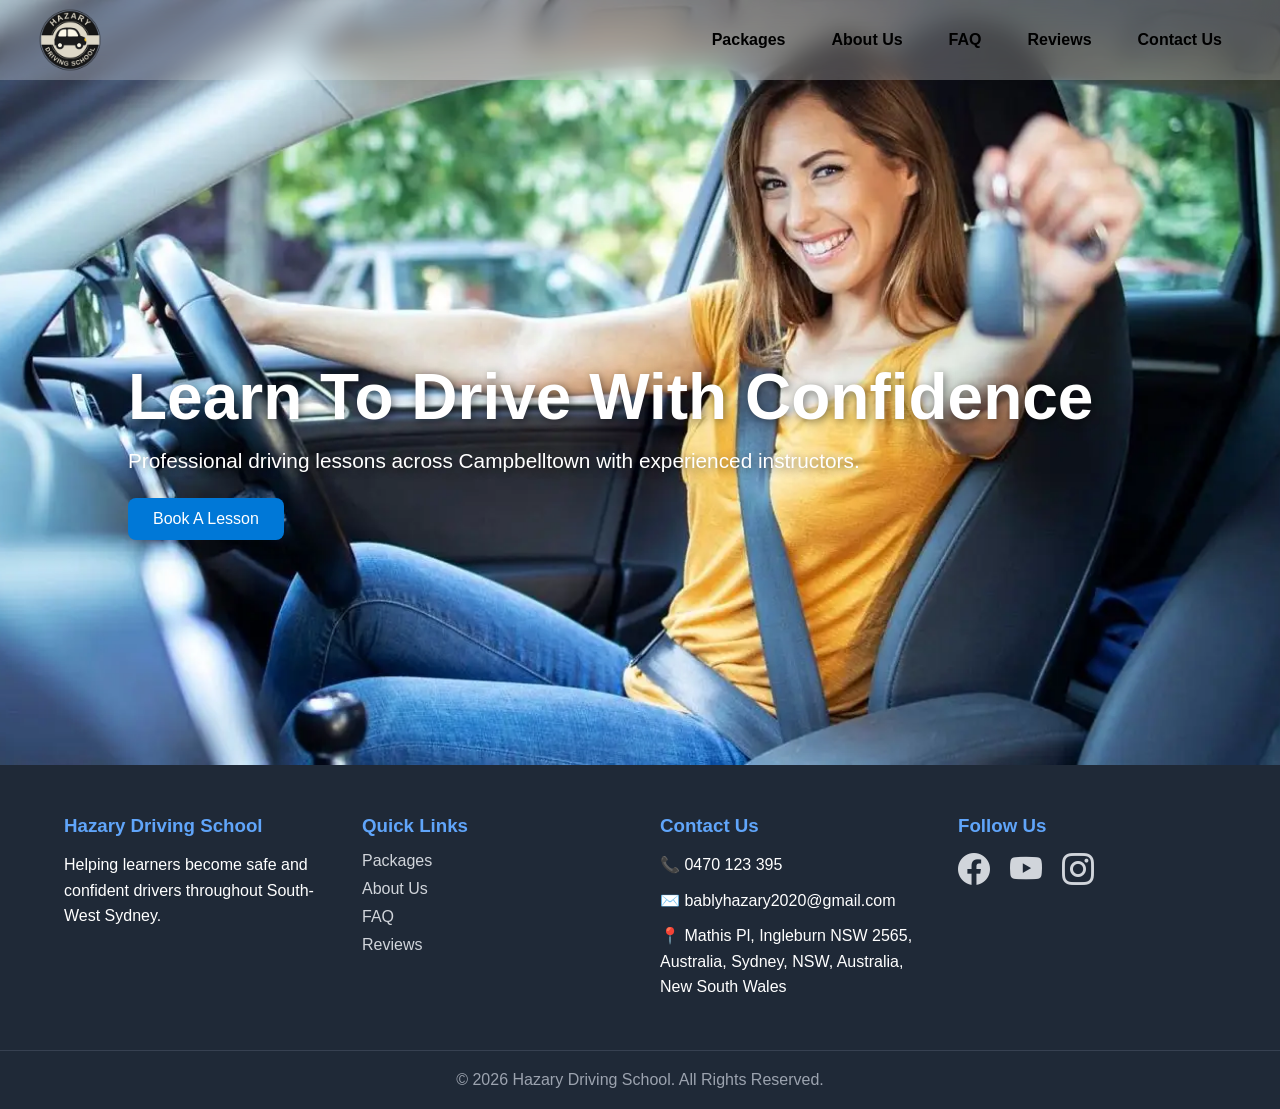
<file: index.html>
<!DOCTYPE html>
<html lang="en">

<head>
    <link rel="stylesheet" href="style.css">
    <link rel="stylesheet" href="https://cdn.jsdelivr.net/npm/bootstrap-icons/font/bootstrap-icons.css">
    <meta charset="UTF-8">
    <meta name="viewport" content="width=device-width, initial-scale=1.0">
    <title>Hazary Driving School</title>
   
</head>

<body>

<header>

    <div class="logo">
        <a href="index.html">
            <img src="logo.png" alt="Hazary Driving School Logo">
        </a>
    </div>

    <nav class="tab">
        <a href="packages.html" class="heading">Packages</a>
        <a href="aboutUs.html" class="heading">About Us</a>
        <a href="faq.html" class="heading">FAQ</a>
        <a href="reviews.html" class="heading">Reviews</a>
        <a href="contactUs.html" class="heading">Contact Us</a>
    </nav>

  

</header>
  <img class="homePic" src="driving-school.png" alt="Hazary Driving School Home Page Picture" title="Hazary Driving School Home Page Picture">

    <div class="homePic-text">
        <h1>Learn To Drive With Confidence</h1>
        <p>Professional driving lessons across Campbelltown with experienced instructors.</p>
        <a href="packages.html" class="button">Book A Lesson</a>
    </div>

 <footer>
    <div class="footer-container">

        <div class="footer-section">
            <h3>Hazary Driving School</h3>
            <p>Helping learners become safe and confident drivers throughout South-West Sydney.</p>
        </div>

        <div class="footer-section">
            <h3>Quick Links</h3>
            <ul>
                <li><a href="packages.html">Packages</a></li>
                <li><a href="aboutUs.html">About Us</a></li>
                <li><a href="faq.html">FAQ</a></li>
                <li><a href="reviews.html">Reviews</a></li>
            </ul>
        </div>

        <div class="footer-section">
            <h3>Contact Us</h3>
            <p>📞 0470 123 395</p>
            <p>✉️ bablyhazary2020@gmail.com</p>
            <p>📍 Mathis Pl, Ingleburn NSW 2565, Australia, Sydney, NSW, Australia, New South Wales</p>
        </div>

        <div class="footer-section">
            <h3>Follow Us</h3>
            <div class="follow">
            <a href="https://www.facebook.com/p/Hazary-Driving-School-100083281213725/"><i class="bi bi-facebook"></i></a>
            <a href="https://www.youtube.com/@HazaryDrivingSchool"><i class="bi bi-youtube"></i></a>
            <a href="https://www.instagram.com"><i class="bi bi-instagram"></i></a>
            </div>
            
        </div>

    </div>

    <div class="footer-bottom">
        <p>&copy; 2026 Hazary Driving School. All Rights Reserved.</p>
    </div>
    
</footer>

</body>

</html>
</file>
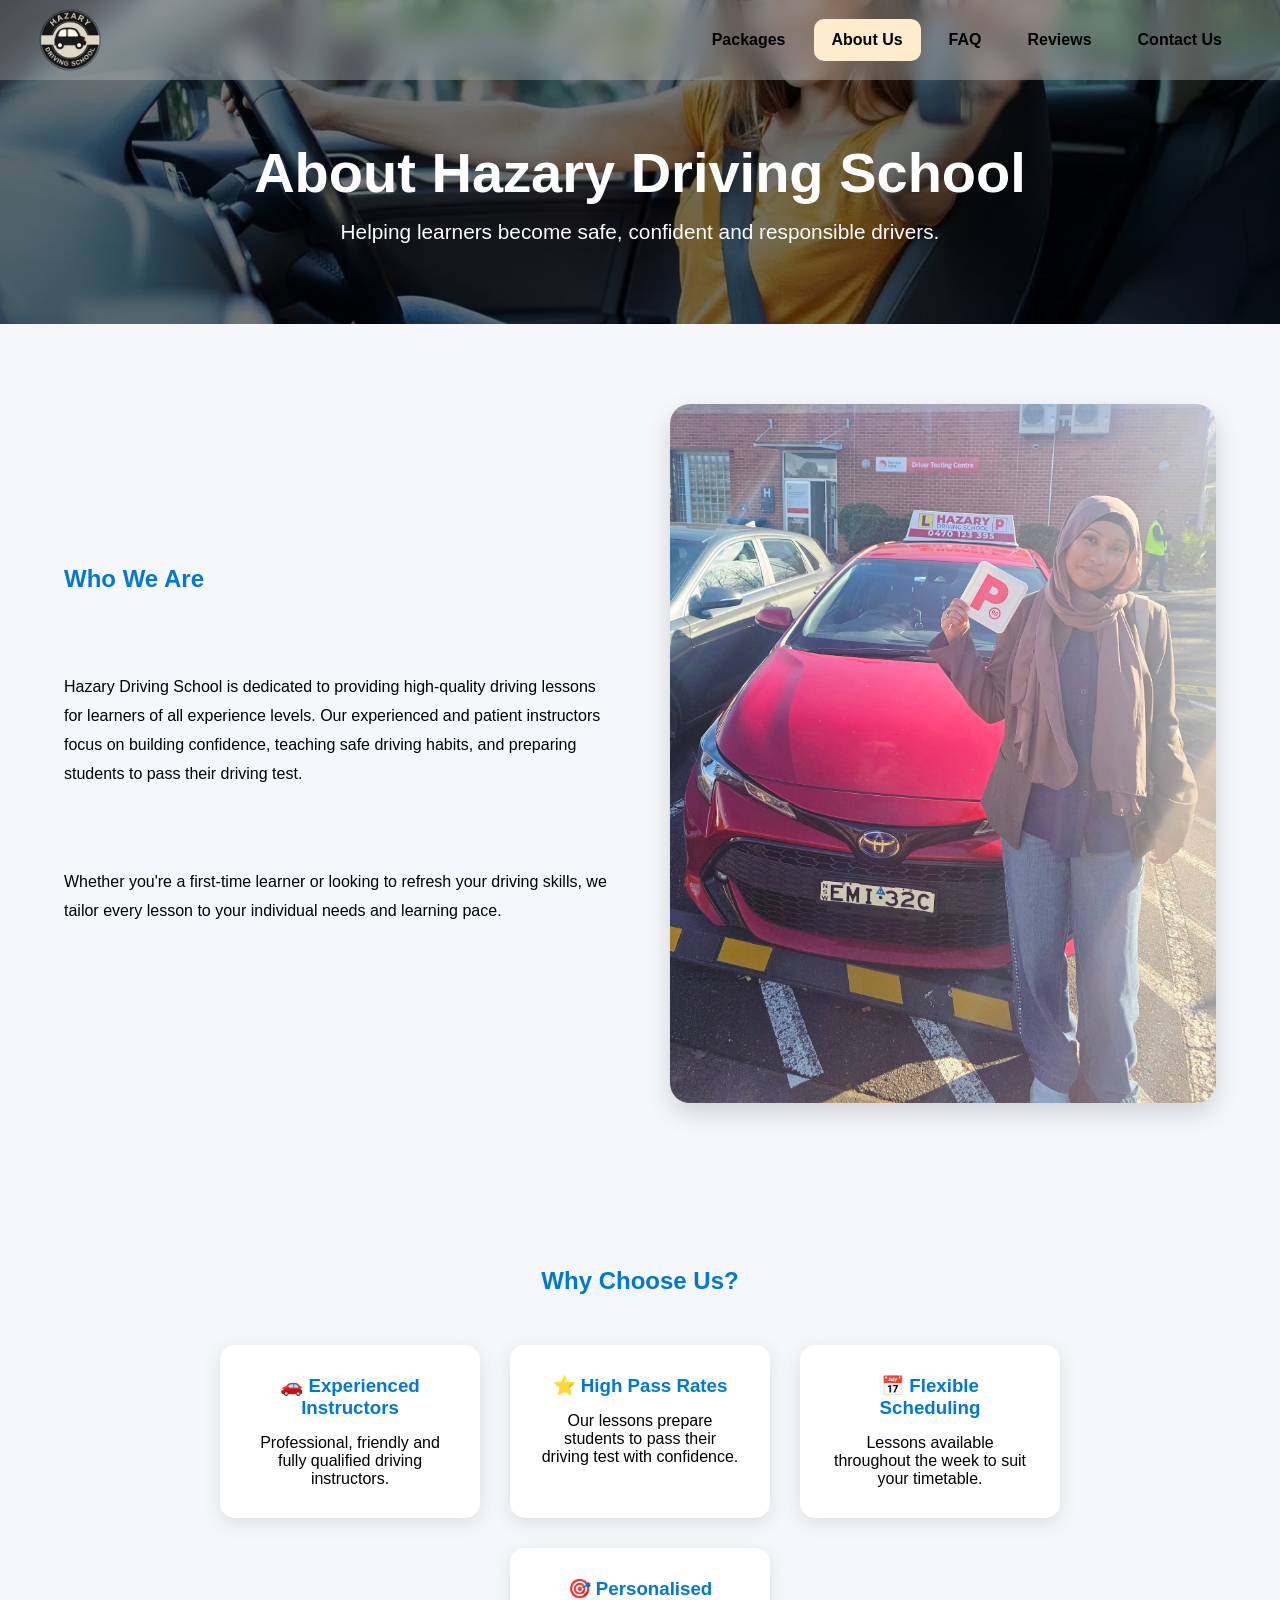
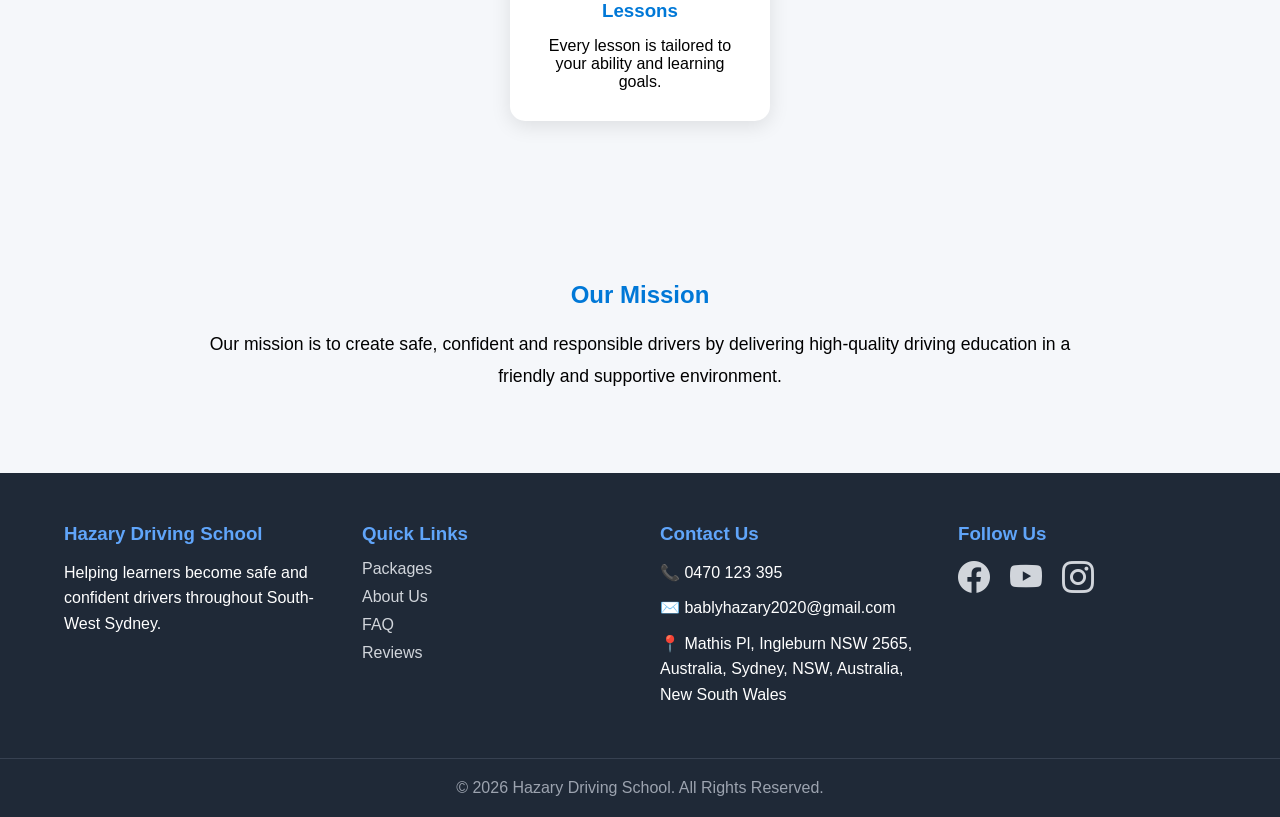
<file: aboutUs.html>
<!DOCTYPE html>
<html lang="en">
<head>
    <meta charset="UTF-8">
    <meta name="viewport" content="width=device-width, initial-scale=1.0">
    <link rel="stylesheet" href="style.css">
    <link rel="stylesheet" href="https://cdn.jsdelivr.net/npm/bootstrap-icons/font/bootstrap-icons.css">
    <title>About Us</title>
</head>
<body>
    <header>

    <div class="logo">
        <a href="index.html">
            <img src="logo.png" alt="Hazary Driving School Logo">
        </a>
    </div>

    <nav class="tab">
        <a href="packages.html" class="heading">Packages</a>
        <a href="aboutUs.html" class="heading active">About Us</a>
        <a href="faq.html" class="heading">FAQ</a>
        <a href="reviews.html" class="heading">Reviews</a>
        <a href="contactUs.html" class="heading">Contact Us</a>
    </nav>
    </header>
  <div class="about-text">
    <h1>About Hazary Driving School</h1>
    <p>Helping learners become safe, confident and responsible drivers.</p>
</div>

<div class="about-section">

    <div class="about-section">
        <h2>Who We Are</h2>

        <p>
            Hazary Driving School is dedicated to providing high-quality driving
            lessons for learners of all experience levels. Our experienced and
            patient instructors focus on building confidence, teaching safe driving
            habits, and preparing students to pass their driving test.
        </p>

        <p>
            Whether you're a first-time learner or looking to refresh your driving
            skills, we tailor every lesson to your individual needs and learning
            pace.
        </p>
    </div>

    <div class="about-image">
        <img src="student.jpg" alt="Student passing her driving test" title="Student passing her driving test">
    </div>

</div>

<div class="why-us">

    <h2>Why Choose Us?</h2>

    <div class="features">

        <div class="feature-card">
            <h3>🚗 Experienced Instructors</h3>
            <p>Professional, friendly and fully qualified driving instructors.</p>
        </div>

        <div class="feature-card">
            <h3>⭐ High Pass Rates</h3>
            <p>Our lessons prepare students to pass their driving test with confidence.</p>
        </div>

        <div class="feature-card">
            <h3>📅 Flexible Scheduling</h3>
            <p>Lessons available throughout the week to suit your timetable.</p>
        </div>

        <div class="feature-card">
            <h3>🎯 Personalised Lessons</h3>
            <p>Every lesson is tailored to your ability and learning goals.</p>
        </div>

    </div>

</div>

<div class="instructors">

    <h2>Our Mission</h2>

    <p>
        Our mission is to create safe, confident and responsible drivers by
        delivering high-quality driving education in a friendly and supportive
        environment.
    </p>

</div>


  <footer>
    <div class="footer-container">

        <div class="footer-section">
            <h3>Hazary Driving School</h3>
            <p>Helping learners become safe and confident drivers throughout South-West Sydney.</p>
        </div>

        <div class="footer-section">
            <h3>Quick Links</h3>
            <ul>
                <li><a href="packages.html">Packages</a></li>
                <li><a href="aboutUs.html">About Us</a></li>
                <li><a href="faq.html">FAQ</a></li>
                <li><a href="reviews.html">Reviews</a></li>
            </ul>
        </div>

        <div class="footer-section">
            <h3>Contact Us</h3>
            <p>📞 0470 123 395</p>
            <p>✉️ bablyhazary2020@gmail.com</p>
            <p>📍 Mathis Pl, Ingleburn NSW 2565, Australia, Sydney, NSW, Australia, New South Wales</p>
        </div>

        <div class="footer-section">
            <h3>Follow Us</h3>
            <div class="follow">
            <a href="https://www.facebook.com/p/Hazary-Driving-School-100083281213725/"><i class="bi bi-facebook"></i></a>
            <a href="https://www.youtube.com/@HazaryDrivingSchool"><i class="bi bi-youtube"></i></a>
            <a href="https://www.instagram.com"><i class="bi bi-instagram"></i></a>
            </div>
            
        </div>

    </div>

    <div class="footer-bottom">
        <p>&copy; 2026 Hazary Driving School. All Rights Reserved.</p>
    </div>
    
</footer>
</body>
</html>
</file>
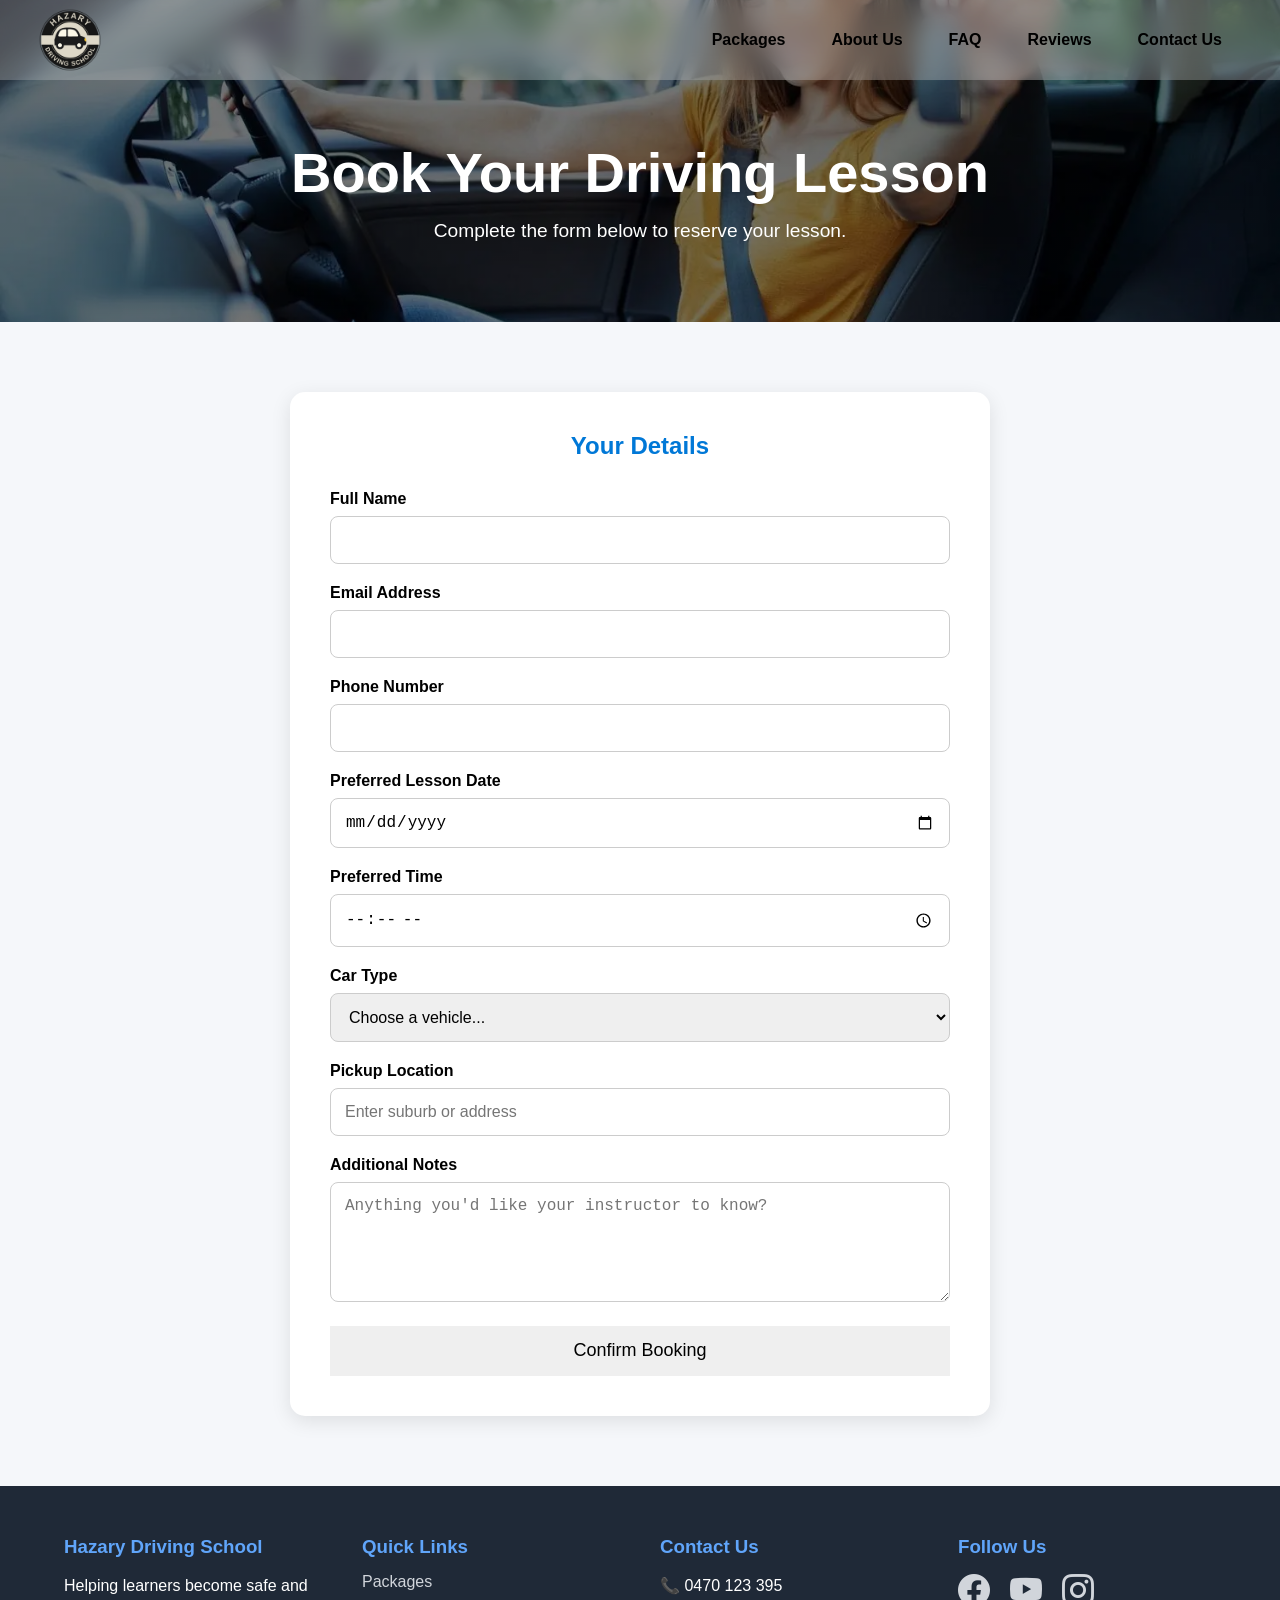
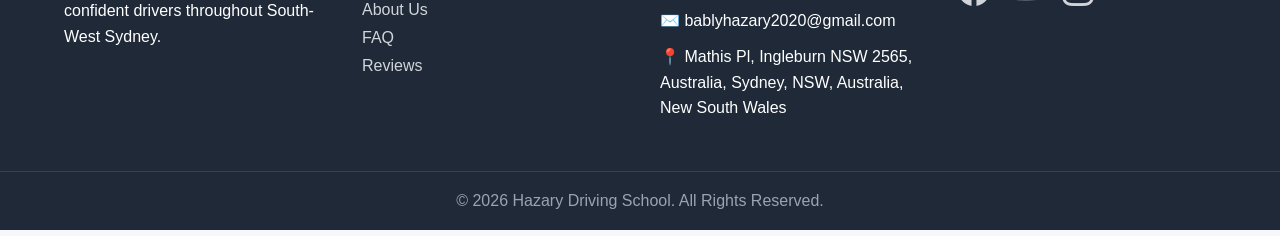
<file: bookings.html>
<!DOCTYPE html>
<html lang="en">
<head>
    <link rel="stylesheet" href="style.css">
    <link rel="stylesheet" href="https://cdn.jsdelivr.net/npm/bootstrap-icons/font/bootstrap-icons.css">

    <meta charset="UTF-8">
    <meta name="viewport" content="width=device-width, initial-scale=1.0">
    <title>Booking</title>

</head>
<body>
    <header>

    <div class="logo">
        <a href="index.html">
            <img src="logo.png" alt="Hazary Driving School Logo">
        </a>
    </div>

    <nav class="tab">
        <a href="packages.html" class="heading">Packages</a>
        <a href="aboutUs.html" class="heading">About Us</a>
        <a href="faq.html" class="heading">FAQ</a>
        <a href="reviews.html" class="heading">Reviews</a>
        <a href="contactUs.html" class="heading">Contact Us</a>
    </nav>

  

</header>

    <div class="booking">
    <h1>Book Your Driving Lesson</h1>
    <p>Complete the form below to reserve your lesson.</p>
</div>

<div class="booking-container">

    <form class="booking-form" id="bookingForm" action="confirmation.html">

        <h2>Your Details</h2>

        <label>Full Name</label>
        <input type="text" required>

        <label>Email Address</label>
        <input type="email" required>

        <label>Phone Number</label>
        <input type="tel" id="phone" required>

        <label>Preferred Lesson Date</label>
        <input type="date" id="appointment" required>

        <label>Preferred Time</label>
        <input type="time" required>

        <label>Car Type</label>
        <select required>
            <option value="">Choose a vehicle...</option>
            <option>Automatic</option>
            <option>Manual</option>
        </select>

        <label>Pickup Location</label>
        <input type="text" placeholder="Enter suburb or address" required>

        <label>Additional Notes</label>
        <textarea rows="5" placeholder="Anything you'd like your instructor to know?"></textarea>

        <button class="btn" type="submit">
            Confirm Booking
        </button>

    </form>

</div>
<script src="booking-form.js"></script>
  <footer>
    <div class="footer-container">

        <div class="footer-section">
            <h3>Hazary Driving School</h3>
            <p>Helping learners become safe and confident drivers throughout South-West Sydney.</p>
        </div>

        <div class="footer-section">
            <h3>Quick Links</h3>
            <ul>
                <li><a href="packages.html">Packages</a></li>
                <li><a href="aboutUs.html">About Us</a></li>
                <li><a href="faq.html">FAQ</a></li>
                <li><a href="reviews.html">Reviews</a></li>
            </ul>
        </div>

        <div class="footer-section">
            <h3>Contact Us</h3>
            <p>📞 0470 123 395</p>
            <p>✉️ bablyhazary2020@gmail.com</p>
            <p>📍 Mathis Pl, Ingleburn NSW 2565, Australia, Sydney, NSW, Australia, New South Wales</p>
        </div>

        <div class="footer-section">
            <h3>Follow Us</h3>
            <div class="follow">
            <a href="https://www.facebook.com/p/Hazary-Driving-School-100083281213725/"><i class="bi bi-facebook"></i></a>
            <a href="https://www.youtube.com/@HazaryDrivingSchool"><i class="bi bi-youtube"></i></a>
            <a href="https://www.instagram.com"><i class="bi bi-instagram"></i></a>
            </div>
            
        </div>

    </div>

    <div class="footer-bottom">
        <p>&copy; 2026 Hazary Driving School. All Rights Reserved.</p>
    </div>
    
</footer>
</body>
</html>
</file>
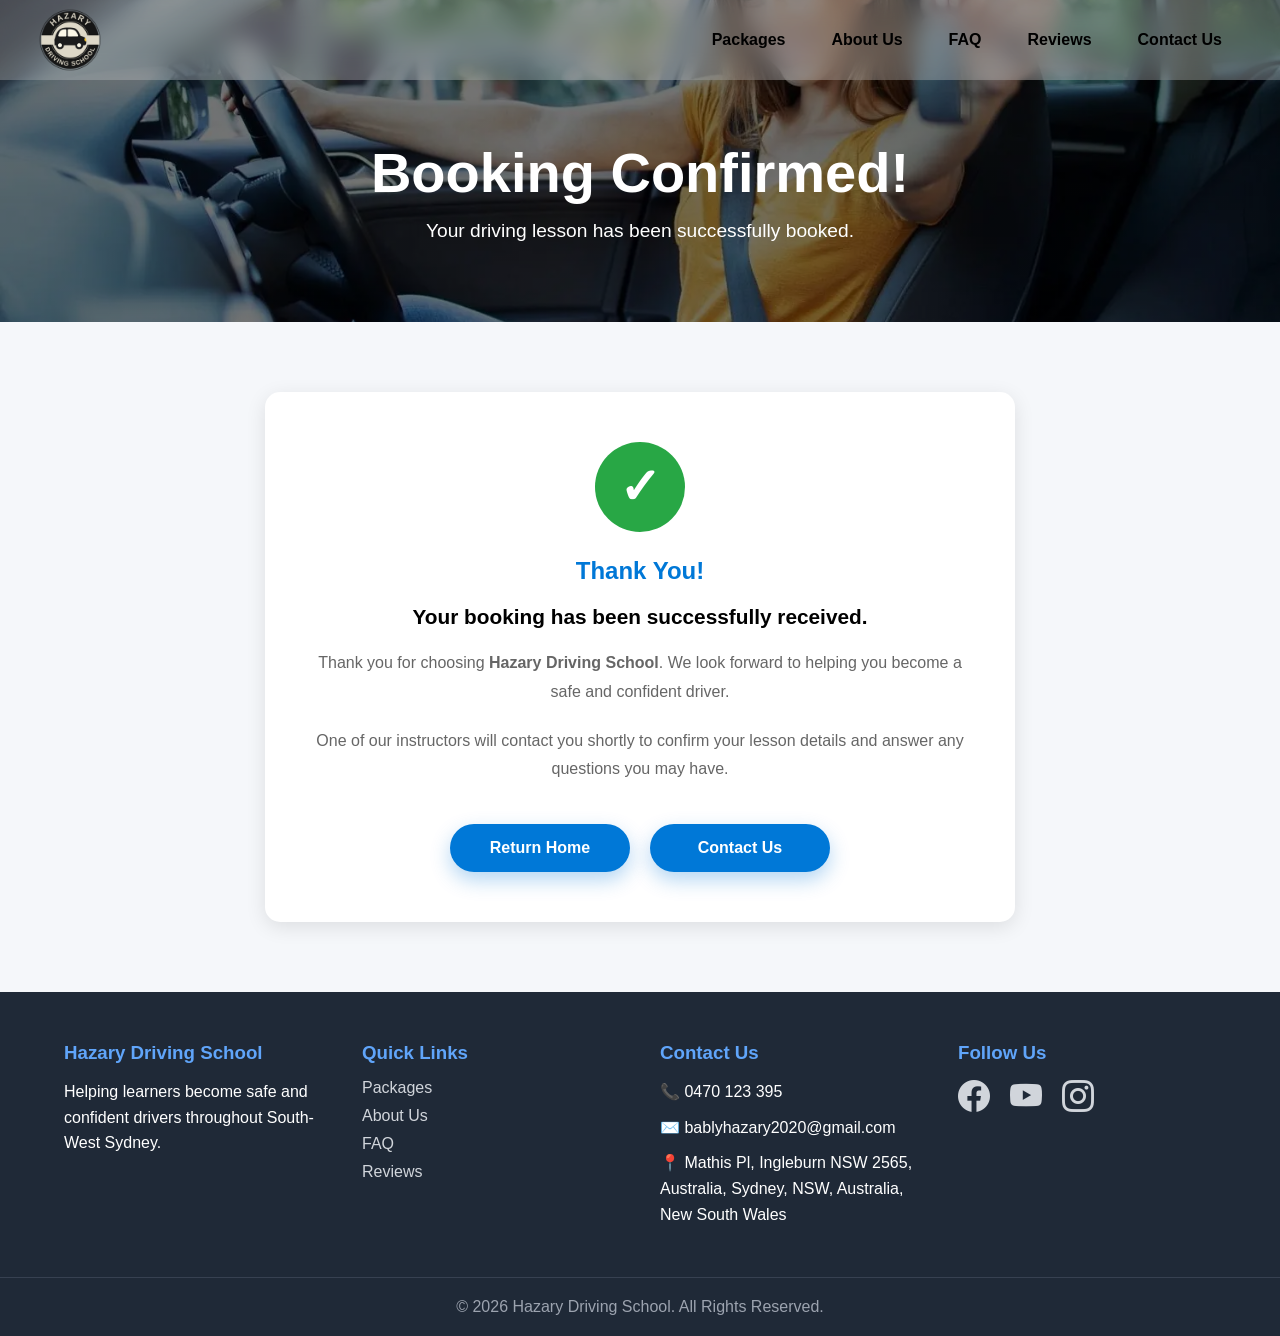
<file: confirmation.html>
<!DOCTYPE html>
<html lang="en">
<head>
    <link rel="stylesheet" href="style.css">
    <link rel="stylesheet" href="https://cdn.jsdelivr.net/npm/bootstrap-icons/font/bootstrap-icons.css">

    <meta charset="UTF-8">
    <meta name="viewport" content="width=device-width, initial-scale=1.0">
    <title>Confirmed</title>
</head>
<body>
     <header>

    <div class="logo">
        <a href="index.html">
            <img src="logo.png" alt="Hazary Driving School Logo">
        </a>
    </div>

    <nav class="tab">
        <a href="packages.html" class="heading">Packages</a>
        <a href="aboutUs.html" class="heading">About Us</a>
        <a href="faq.html" class="heading">FAQ</a>
        <a href="reviews.html" class="heading">Reviews</a>
        <a href="contactUs.html" class="heading">Contact Us</a>
    </nav>

  

</header>
    <div class="confirmation">
    <h1>Booking Confirmed!</h1>
    <p>Your driving lesson has been successfully booked.</p>
</div>

<div class="confirmation-section">

    <div class="confirmation-card">

        <div class="checkmark">
            ✓
        </div>

        <h2>Thank You!</h2>

        <p class="confirmation-message">
            Your booking has been successfully received.
        </p>

        <p class="confirmation-text">
            Thank you for choosing <strong>Hazary Driving School</strong>.
            We look forward to helping you become a safe and confident driver.
        </p>

        <p class="confirmation-text">
            One of our instructors will contact you shortly to confirm your lesson
            details and answer any questions you may have.
        </p>

        <div class="confirmation-buttons">
            <a href="index.html" class="btn">Return Home</a>
            <a href="contactUs.html" class="btn secondary-btn">Contact Us</a>
        </div>

    </div>

</div>
<footer>
    <div class="footer-container">

        <div class="footer-section">
            <h3>Hazary Driving School</h3>
            <p>Helping learners become safe and confident drivers throughout South-West Sydney.</p>
        </div>

        <div class="footer-section">
            <h3>Quick Links</h3>
            <ul>
                <li><a href="packages.html">Packages</a></li>
                <li><a href="aboutUs.html">About Us</a></li>
                <li><a href="faq.html">FAQ</a></li>
                <li><a href="reviews.html">Reviews</a></li>
            </ul>
        </div>

        <div class="footer-section">
            <h3>Contact Us</h3>
            <p>📞 0470 123 395</p>
            <p>✉️ bablyhazary2020@gmail.com</p>
            <p>📍 Mathis Pl, Ingleburn NSW 2565, Australia, Sydney, NSW, Australia, New South Wales</p>
        </div>

        <div class="footer-section">
            <h3>Follow Us</h3>
            <div class="follow">
            <a href="https://www.facebook.com/p/Hazary-Driving-School-100083281213725/"><i class="bi bi-facebook"></i></a>
            <a href="https://www.youtube.com/@HazaryDrivingSchool"><i class="bi bi-youtube"></i></a>
            <a href="https://www.instagram.com"><i class="bi bi-instagram"></i></a>
            </div>
            
        </div>

    </div>

    <div class="footer-bottom">
        <p>&copy; 2026 Hazary Driving School. All Rights Reserved.</p>
    </div>
    
</footer>
</body>
</html>
</file>
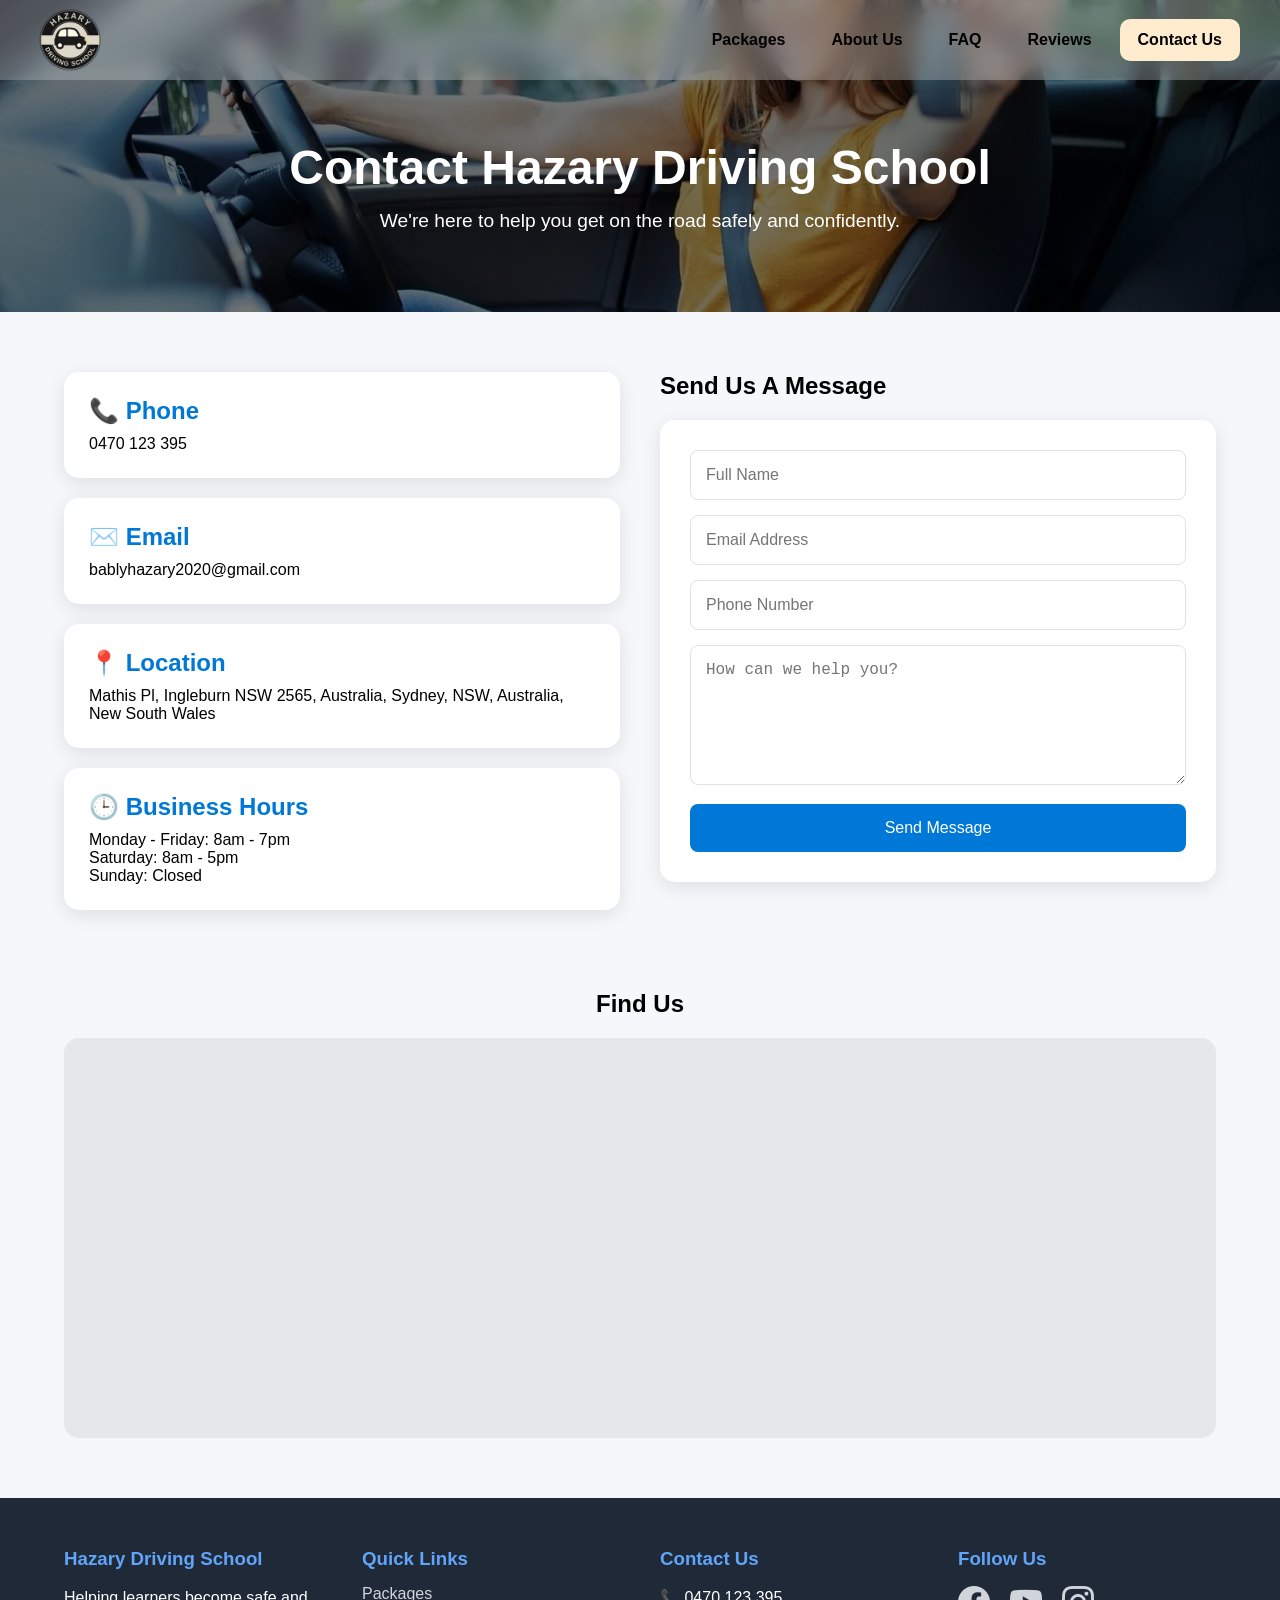
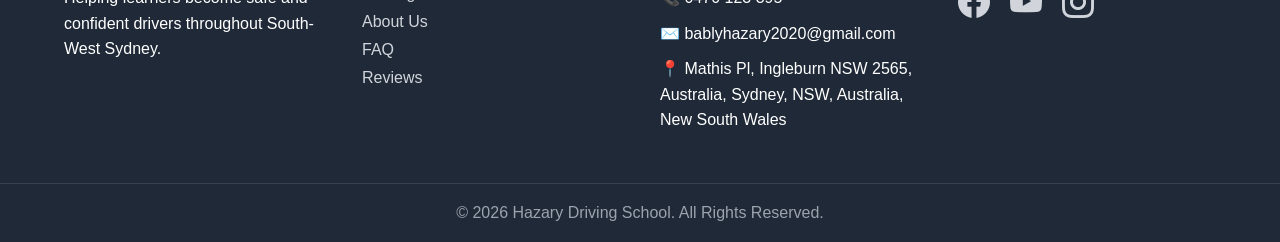
<file: contactUs.html>
<!DOCTYPE html>
<html lang="en">
<head>
    <meta charset="UTF-8">
    <meta name="viewport" content="width=device-width, initial-scale=1.0">
    <title>Contact Us</title>
    <link rel="stylesheet" href="style.css">
    <link rel="stylesheet" href="https://cdn.jsdelivr.net/npm/bootstrap-icons/font/bootstrap-icons.css">

   
</head>
<body>
    <header>

    <div class="logo">
        <a href="index.html">
            <img src="logo.png" alt="Hazary Driving School Logo">
        </a>
    </div>

    <nav class="tab">
        <a href="packages.html" class="heading">Packages</a>
        <a href="aboutUs.html" class="heading">About Us</a>
        <a href="faq.html" class="heading">FAQ</a>
        <a href="reviews.html" class="heading">Reviews</a>
        <a href="contactUs.html" class="heading active">Contact Us</a>
    </nav>

  

</header>
<div class="contact">
    <h1>Contact Hazary Driving School</h1>
    <p>We're here to help you get on the road safely and confidently.</p>
</div>

<div class="contact-container">

    <div class="contact-info">

        <div class="contact-card">
            <h2>📞 Phone</h2>
            <p>0470 123 395</p>
        </div>

        <div class="contact-card">
            <h2>✉️ Email</h2>
            <p>bablyhazary2020@gmail.com</p>
        </div>

        <div class="contact-card">
            <h2>📍 Location</h2>
            <p>Mathis Pl, Ingleburn NSW 2565, Australia, Sydney, NSW, Australia, New South Wales</p>
        </div>

        <div class="contact-card">
            <h2>🕒 Business Hours</h2>
            <p>Monday - Friday: 8am - 7pm</p>
            <p>Saturday: 8am - 5pm</p>
            <p>Sunday: Closed</p>
        </div>

    </div>

    <div class="contact-form-section">
        <h2>Send Us A Message</h2>

        <form id="contactForm" class="contact-form">

    <input type="text" id="name" placeholder="Full Name" required>

    <input type="email" id="email" placeholder="Email Address" required>

    <input type="tel" id="phone" placeholder="Phone Number" required>

    <textarea placeholder="How can we help you?" rows="6" required></textarea>

    <button type="submit">Send Message</button>

</form>
    </div>
        <script src="contact-form.js"></script>
</div>

<div class="map-section">
    <h2>Find Us</h2>

    <div class="map">
        <iframe  src="https://www.google.com/maps/embed?pb=!1m18!1m12!1m3!1d3307.7015413192325!2d150.87722877667704!3d-34.00019912587827!2m3!1f0!2f0!3f0!3m2!1i1024!2i768!4f13.1!3m3!1m2!1s0x6b12eb7215520d5b%3A0x24fff8544df57916!2sMathis%20Pl%2C%20Ingleburn%20NSW%202565!5e0!3m2!1sen!2sau!4v1783583065891!5m2!1sen!2sau" style="border:0;" allowfullscreen="" loading="lazy" referrerpolicy="strict-origin-when-cross-origin"></iframe>
    </div>
</div>
 <footer>
    <div class="footer-container">

        <div class="footer-section">
            <h3>Hazary Driving School</h3>
            <p>Helping learners become safe and confident drivers throughout South-West Sydney.</p>
        </div>

        <div class="footer-section">
            <h3>Quick Links</h3>
            <ul>
                <li><a href="packages.html">Packages</a></li>
                <li><a href="aboutUs.html">About Us</a></li>
                <li><a href="faq.html">FAQ</a></li>
                <li><a href="reviews.html">Reviews</a></li>
            </ul>
        </div>

        <div class="footer-section">
            <h3>Contact Us</h3>
            <p>📞 0470 123 395</p>
            <p>✉️ bablyhazary2020@gmail.com</p>
            <p>📍 Mathis Pl, Ingleburn NSW 2565, Australia, Sydney, NSW, Australia, New South Wales</p>
        </div>

        <div class="footer-section">
            <h3>Follow Us</h3>
            <div class="follow">
            <a href="https://www.facebook.com/p/Hazary-Driving-School-100083281213725/"><i class="bi bi-facebook"></i></a>
            <a href="https://www.youtube.com/@HazaryDrivingSchool"><i class="bi bi-youtube"></i></a>
            <a href="https://www.instagram.com"><i class="bi bi-instagram"></i></a>
            </div>
            
        </div>

    </div>

    <div class="footer-bottom">
        <p>&copy; 2026 Hazary Driving School. All Rights Reserved.</p>
    </div>
    
</footer>
</body>
</html>
</file>
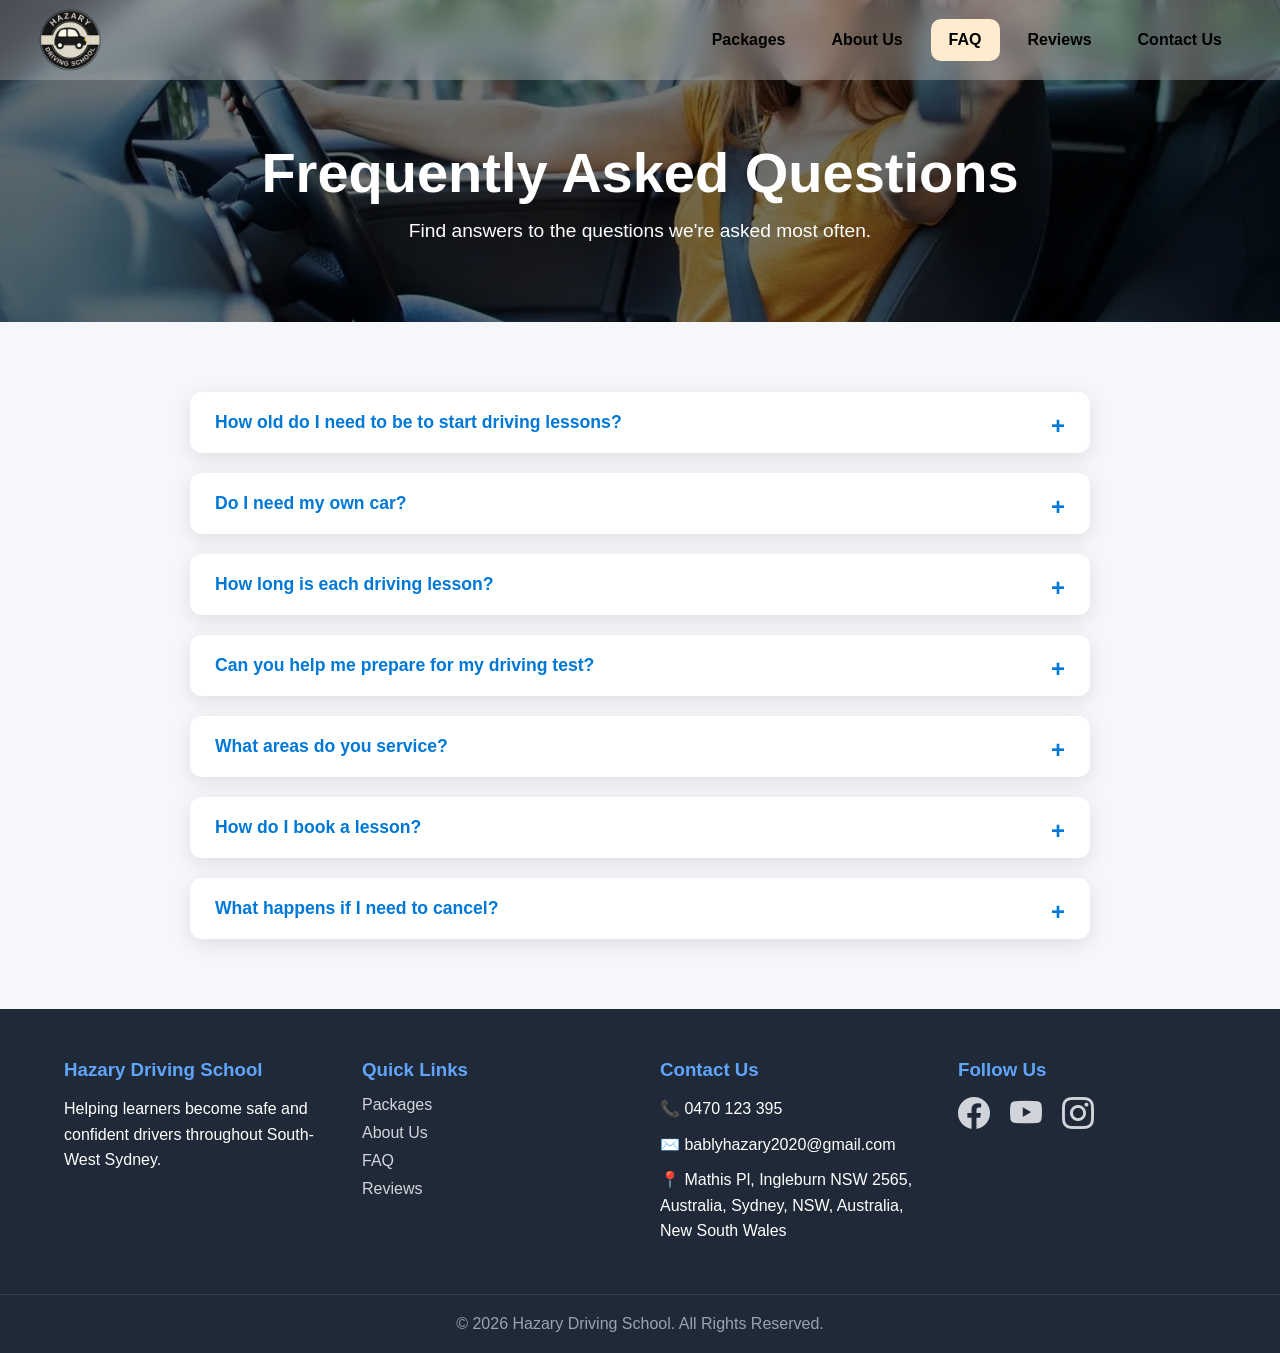
<file: FAQ.html>
<!DOCTYPE html>
<html lang="en">
<head>
    <link rel="stylesheet" href="style.css">
    <link rel="stylesheet" href="https://cdn.jsdelivr.net/npm/bootstrap-icons/font/bootstrap-icons.css">

    <meta charset="UTF-8">
    <meta name="viewport" content="width=device-width, initial-scale=1.0">
    <title>FAQ</title>
</head>
<body>
    <header>

    <div class="logo">
        <a href="index.html">
            <img src="logo.png" alt="Hazary Driving School Logo">
        </a>
    </div>

    <nav class="tab">
        <a href="packages.html" class="heading">Packages</a>
        <a href="aboutUs.html" class="heading">About Us</a>
        <a href="faq.html" class="heading active">FAQ</a>
        <a href="reviews.html" class="heading">Reviews</a>
        <a href="contactUs.html" class="heading">Contact Us</a>
    </nav>

  

</header>

    <div class="faq">
    <h1>Frequently Asked Questions</h1>
    <p>Find answers to the questions we're asked most often.</p>
</div>

<div class="faq-container">

    <details class="faq-item">
        <summary>How old do I need to be to start driving lessons?</summary>
        <p>
            You can begin learning to drive once you have obtained the appropriate
            learner licence according to NSW road rules.
        </p>
    </details>

    <details class="faq-item">
        <summary>Do I need my own car?</summary>
        <p>
            No. We provide a fully insured, dual-control vehicle for all lessons.
        </p>
    </details>

    <details class="faq-item">
        <summary>How long is each driving lesson?</summary>
        <p>
            Most lessons are 60 minutes, although longer lessons can be arranged
            depending on your needs.
        </p>
    </details>

    <details class="faq-item">
        <summary>Can you help me prepare for my driving test?</summary>
        <p>
            Absolutely! Our instructors provide mock driving tests and teach the
            skills required to help you feel confident on test day.
        </p>
    </details>

    <details class="faq-item">
        <summary>What areas do you service?</summary>
        <p>
            We provide driving lessons throughout Ingleburn and surrounding Sydney
            suburbs.
        </p>
    </details>

    <details class="faq-item">
        <summary>How do I book a lesson?</summary>
        <p>
           You can fill out a form after selecting a package or you can contact us by phone, email or through the Contact Us page on
            our website. 
        </p>
    </details>


    <details class="faq-item">
        <summary>What happens if I need to cancel?</summary>
        <p>
            Please let us know as early as possible. Our cancellation policy will
            be explained when you book your lesson via email.
        </p>
    </details>

</div>

 <footer>
    <div class="footer-container">

        <div class="footer-section">
            <h3>Hazary Driving School</h3>
            <p>Helping learners become safe and confident drivers throughout South-West Sydney.</p>
        </div>

        <div class="footer-section">
            <h3>Quick Links</h3>
            <ul>
                <li><a href="packages.html">Packages</a></li>
                <li><a href="aboutUs.html">About Us</a></li>
                <li><a href="faq.html">FAQ</a></li>
                <li><a href="reviews.html">Reviews</a></li>
            </ul>
        </div>

        <div class="footer-section">
            <h3>Contact Us</h3>
            <p>📞 0470 123 395</p>
            <p>✉️ bablyhazary2020@gmail.com</p>
            <p>📍 Mathis Pl, Ingleburn NSW 2565, Australia, Sydney, NSW, Australia, New South Wales</p>
        </div>

        <div class="footer-section">
            <h3>Follow Us</h3>
            <div class="follow">
            <a href="https://www.facebook.com/p/Hazary-Driving-School-100083281213725/"><i class="bi bi-facebook"></i></a>
            <a href="https://www.youtube.com/@HazaryDrivingSchool"><i class="bi bi-youtube"></i></a>
            <a href="https://www.instagram.com"><i class="bi bi-instagram"></i></a>
            </div>
            
        </div>

    </div>

    <div class="footer-bottom">
        <p>&copy; 2026 Hazary Driving School. All Rights Reserved.</p>
    </div>
    
</footer>
</body>
</html>
</file>
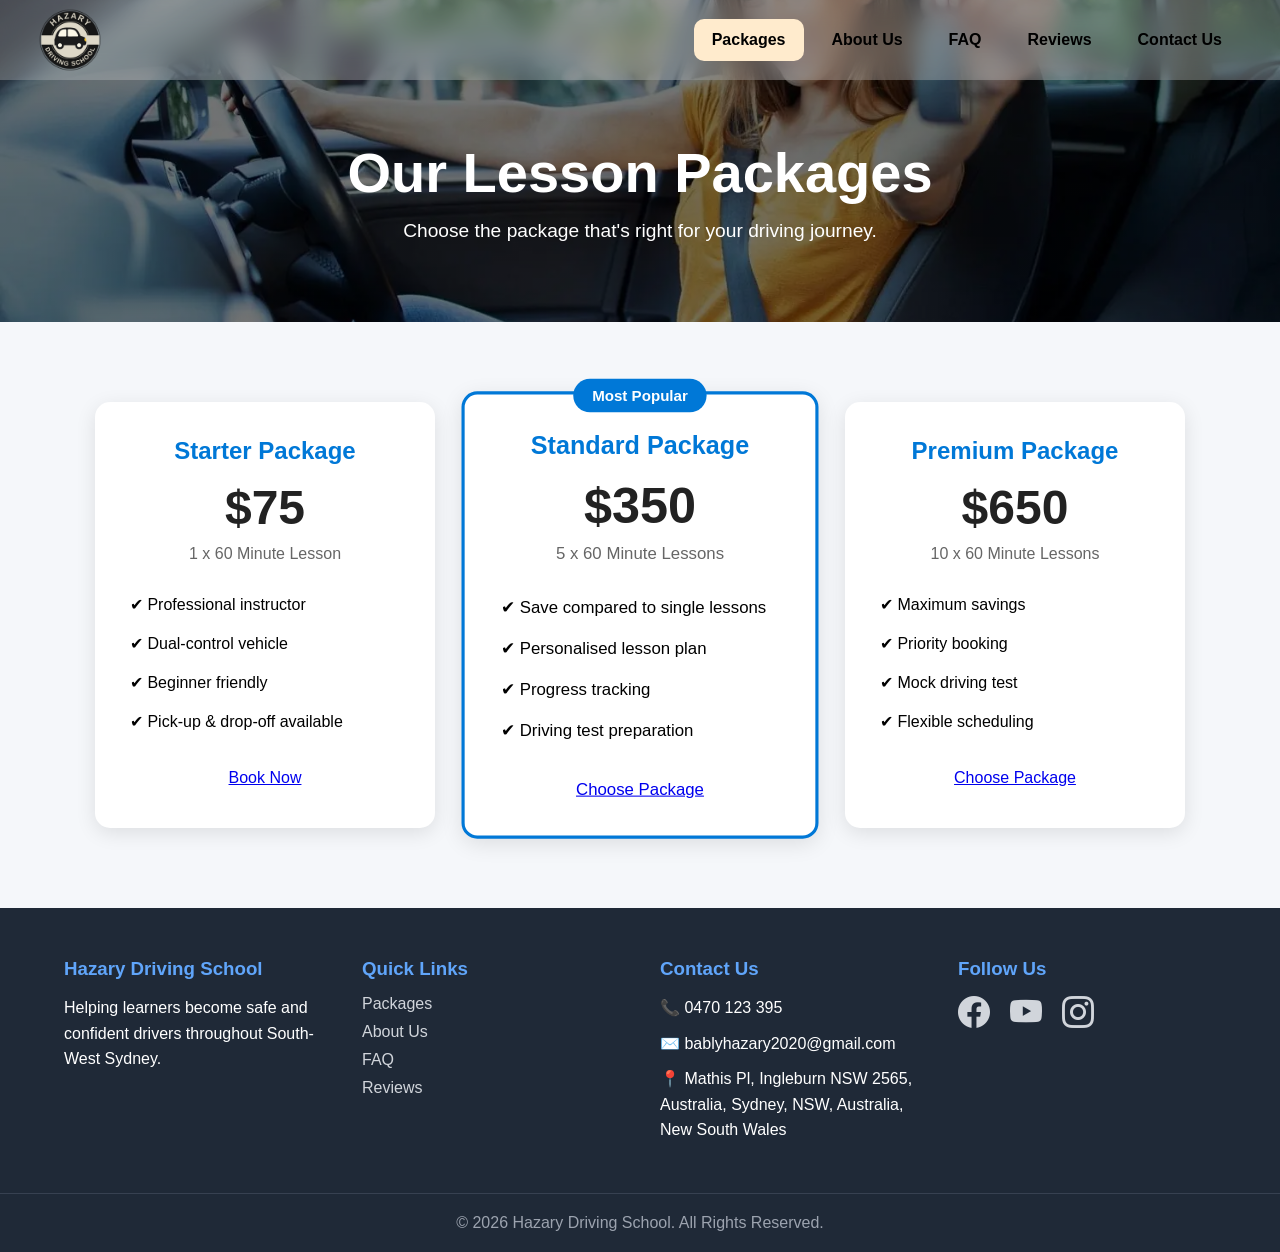
<file: packages.html>
<!DOCTYPE html>
<html lang="en">
<head>
    <meta charset="UTF-8">
    <meta name="viewport" content="width=device-width, initial-scale=1.0">
    <title>Packages</title>
    <link rel="stylesheet" href="style.css">
    <link rel="stylesheet" href="https://cdn.jsdelivr.net/npm/bootstrap-icons/font/bootstrap-icons.css">

</head>
<body>
     <header>

    <div class="logo">
        <a href="index.html">
            <img src="logo.png" alt="Hazary Driving School Logo">
        </a>
    </div>

    <nav class="tab">
        <a href="packages.html" class="heading active">Packages</a>
        <a href="aboutUs.html" class="heading">About Us</a>
        <a href="faq.html" class="heading">FAQ</a>
        <a href="reviews.html" class="heading">Reviews</a>
        <a href="contactUs.html" class="heading">Contact Us</a>
    </nav>
</header>

<div class="packages">
    <h1>Our Lesson Packages</h1>
    <p>Choose the package that's right for your driving journey.</p>
</div>

<div class="packages-section">

    <div class="package-card">
        <h2>Starter Package</h2>
        <div class="price">$75</div>
        <p class="duration">1 x 60 Minute Lesson</p>

        <ul>
            <li>✔ Professional instructor</li>
            <li>✔ Dual-control vehicle</li>
            <li>✔ Beginner friendly</li>
            <li>✔ Pick-up & drop-off available</li>
        </ul>

        <a href="bookings.html" class="btn">Book Now</a>
    </div>

    <div class="package-card featured">
        <div class="popular-tag">Most Popular</div>

        <h2>Standard Package</h2>
        <div class="price">$350</div>
        <p class="duration">5 x 60 Minute Lessons</p>

        <ul>
            <li>✔ Save compared to single lessons</li>
            <li>✔ Personalised lesson plan</li>
            <li>✔ Progress tracking</li>
            <li>✔ Driving test preparation</li>
        </ul>

        <a href="bookings.html" class="btn">Choose Package</a>
    </div>

    <div class="package-card">
        <h2>Premium Package</h2>
        <div class="price">$650</div>
        <p class="duration">10 x 60 Minute Lessons</p>

        <ul>
            <li>✔ Maximum savings</li>
            <li>✔ Priority booking</li>
            <li>✔ Mock driving test</li>
            <li>✔ Flexible scheduling</li>
        </ul>

        <a href="bookings.html" class="btn">Choose Package</a>
    </div>

</div>

 <footer>
    <div class="footer-container">

        <div class="footer-section">
            <h3>Hazary Driving School</h3>
            <p>Helping learners become safe and confident drivers throughout South-West Sydney.</p>
        </div>

        <div class="footer-section">
            <h3>Quick Links</h3>
            <ul>
                <li><a href="packages.html">Packages</a></li>
                <li><a href="aboutUs.html">About Us</a></li>
                <li><a href="faq.html">FAQ</a></li>
                <li><a href="reviews.html">Reviews</a></li>
            </ul>
        </div>

        <div class="footer-section">
            <h3>Contact Us</h3>
            <p>📞 0470 123 395</p>
            <p>✉️ bablyhazary2020@gmail.com</p>
            <p>📍 Mathis Pl, Ingleburn NSW 2565, Australia, Sydney, NSW, Australia, New South Wales</p>
        </div>

        <div class="footer-section">
            <h3>Follow Us</h3>
            <div class="follow">
            <a href="https://www.facebook.com/p/Hazary-Driving-School-100083281213725/"><i class="bi bi-facebook"></i></a>
            <a href="https://www.youtube.com/@HazaryDrivingSchool"><i class="bi bi-youtube"></i></a>
            <a href="https://www.instagram.com"><i class="bi bi-instagram"></i></a>
            </div>
            
        </div>

    </div>

    <div class="footer-bottom">
        <p>&copy; 2026 Hazary Driving School. All Rights Reserved.</p>
    </div>
    
</footer>

</body>
</html>
</file>
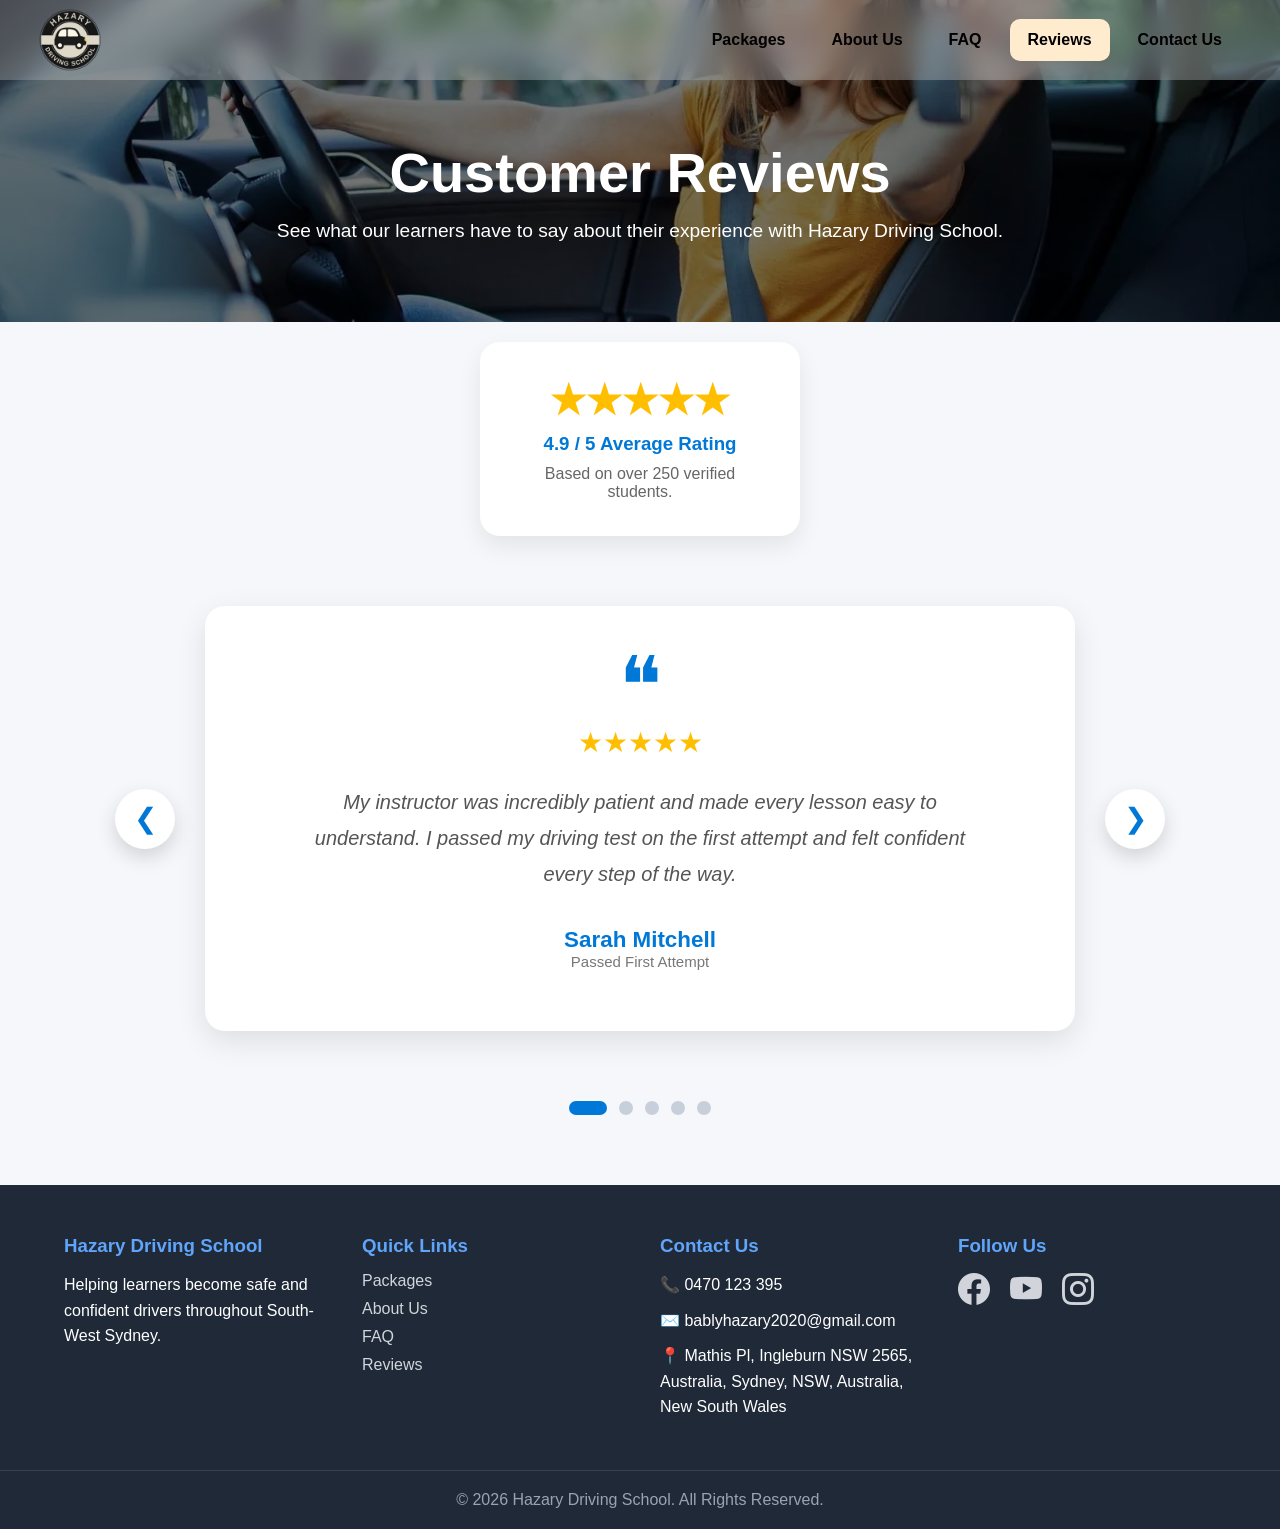
<file: reviews.html>
<!DOCTYPE html>
<html lang="en">
<head>
    <meta charset="UTF-8">
    <meta name="viewport" content="width=device-width, initial-scale=1.0">
    <title>Reviews</title>
    <link rel="stylesheet" href="style.css">
    <link rel="stylesheet" href="https://cdn.jsdelivr.net/npm/bootstrap-icons/font/bootstrap-icons.css">

</head>
<body>
    <header>

    <div class="logo">
        <a href="index.html">
            <img src="logo.png" alt="Hazary Driving School Logo">
        </a>
    </div>

    <nav class="tab">
        <a href="packages.html" class="heading">Packages</a>
        <a href="aboutUs.html" class="heading">About Us</a>
        <a href="faq.html" class="heading">FAQ</a>
        <a href="reviews.html" class="heading active">Reviews</a>
        <a href="contactUs.html" class="heading">Contact Us</a>
    </nav>

  

</header>
   <div class="reviews">
    <h1>Customer Reviews</h1>
    <p>See what our learners have to say about their experience with Hazary Driving School.</p>
</div>


<div class="rating-summary">

    <div class="rating-box">
        <h2>★★★★★</h2>
        <h3>4.9 / 5 Average Rating</h3>
        <p>Based on over 250 verified students.</p>
    </div>

</div>

<div class="slider-section">

    <button class="slider-btn prev">&#10094;</button>

    <div class="review-slider">

        <div class="slider active">

            <div class="quote-mark">❝</div>

            <div class="stars">★★★★★</div>

            <p>
                My instructor was incredibly patient and made every lesson easy to
                understand. I passed my driving test on the first attempt and felt
                confident every step of the way.
            </p>

            <h3>Sarah Mitchell</h3>

            <span>Passed First Attempt</span>

        </div>

        <div class="slider">

            <div class="quote-mark">❝</div>

            <div class="stars">★★★★★</div>

            <p>
                Every lesson was well organised and enjoyable. My confidence
                improved each week and I couldn't have asked for a better instructor.
            </p>

            <h3>James Taylor</h3>

            <span>Automatic Lessons</span>

        </div>

        <div class="slider">

            <div class="quote-mark">❝</div>

            <div class="stars">★★★★★</div>

            <p>
                The instructors genuinely care about helping you become a safe
                driver, not just passing your test. Highly recommended.
            </p>

            <h3>Emily Roberts</h3>

            <span>Manual Lessons</span>

        </div>

        <div class="slider">

            <div class="quote-mark">❝</div>

            <div class="stars">★★★★★</div>

            <p>
                Excellent communication, flexible lesson times and fantastic
                instructors. I would recommend Hazary Driving School to everyone.
            </p>

            <h3>Daniel Kelly</h3>

            <span>Premium Package</span>

        </div>

        <div class="slider">

            <div class="quote-mark">❝</div>

            <div class="stars">★★★★★</div>

            <p>
                Learning to drive was much less stressful than I expected.
                Every lesson built my confidence and prepared me for the test.
            </p>

            <h3>Olivia Parker</h3>

            <span>Standard Package</span>

        </div>

    </div>

    <button class="slider-btn next" >&#10095;</button>

</div>

<div class="slider-dots">

    <span class="dot active"></span>
    <span class="dot"></span>
    <span class="dot"></span>
    <span class="dot"></span>
    <span class="dot"></span>

</div>

<script src="slider.js"></script>

  <footer>
    <div class="footer-container">

        <div class="footer-section">
            <h3>Hazary Driving School</h3>
            <p>Helping learners become safe and confident drivers throughout South-West Sydney.</p>
        </div>

        <div class="footer-section">
            <h3>Quick Links</h3>
            <ul>
                <li><a href="packages.html">Packages</a></li>
                <li><a href="aboutUs.html">About Us</a></li>
                <li><a href="faq.html">FAQ</a></li>
                <li><a href="reviews.html">Reviews</a></li>
            </ul>
        </div>

        <div class="footer-section">
            <h3>Contact Us</h3>
            <p>📞 0470 123 395</p>
            <p>✉️ bablyhazary2020@gmail.com</p>
            <p>📍 Mathis Pl, Ingleburn NSW 2565, Australia, Sydney, NSW, Australia, New South Wales</p>
        </div>

        <div class="footer-section">
            <h3>Follow Us</h3>
            <div class="follow">
            <a href="https://www.facebook.com/p/Hazary-Driving-School-100083281213725/"><i class="bi bi-facebook"></i></a>
            <a href="https://www.youtube.com/@HazaryDrivingSchool"><i class="bi bi-youtube"></i></a>
            <a href="https://www.instagram.com"><i class="bi bi-instagram"></i></a>
            </div>
            
        </div>

    </div>

    <div class="footer-bottom">
        <p>&copy; 2026 Hazary Driving School. All Rights Reserved.</p>
    </div>
    
</footer>
</body>
</html>
</file>
<file: style.css>
* {
    margin: 0;
    padding: 0;
    box-sizing: border-box;
}

body {
    font-family: Arial, Helvetica, sans-serif;
    background-color: #f5f7fa;
    padding-top: px;

}


header {
    position: fixed;
    top: 0;
    left: 0;
    width: 100%;
    z-index: 1000;
}

.tab {
    display: flex;
    justify-content: flex-end;
    align-items: center;
    gap: 10px;

    width: 100%;
    min-height: 80px;

    padding: 0 40px 0 140px;

    background: rgba(255,255,255,0.25);
    backdrop-filter: blur(12px);
}



/* Header*/
.heading {
    text-decoration: none;
    color: black;
    font-weight: bold;

    padding: 12px 18px;
    border-radius: 10px;

    transition: .3s;
    white-space: nowrap;
}

.heading:hover {
    background: rgba(255,228,196,.9);
}

.active {
    background: blanchedalmond;
}
@media (max-width:600px){

    .logo img{
        width:60px;
    }

    .heading{
        width:45%;
        text-align:center;
        padding:12px;
        font-size:.9rem;
    }

    .tab{
        gap:8px;
    }

}


.logo {
    position: absolute;
    left: 30px;
    z-index: 3;
}

.logo img {
    width: 80px;
    height: auto;
}

/*Home Page */
.homePic {
    width: 100%;
    height: 85vh;
    object-fit: cover;
    display: block;
}


.homePic-text {
    position: absolute;
    top: 50%;
    left: 10%;
    transform: translateY(-50%);
    color: white;
    z-index: 2;
}

.homePic-text h1 {
    font-size: 4rem;
    margin-bottom: 15px;
    text-shadow: 2px 2px 10px rgba(0,0,0,0.5);
}

.homePic-text p {
    font-size: 1.3rem;
    margin-bottom: 25px;
    text-shadow: 2px 2px 8px rgba(0,0,0,0.5);
}

.button {
    display: inline-block;
    padding: 12px 25px;
    background-color: #0078d7;
    color: white;
    text-decoration: none;
    border-radius: 8px;
    transition: 0.3s;
}

.button:hover {
    background-color: #005ea8;
}

@media (max-width: 768px) {
    .homePic-text h1{
    font-size: 3rem;;
    margin-top: 8.5rem;
    }
}
/*Footer*/

footer {
    background: #1f2937;
    color: white;
    padding-top: 50px;
}

.footer-container {
    width: 90%;
    max-width: 1400px;
    margin: auto;
    display: flex;
    justify-content: space-between;
    flex-wrap: wrap;
    gap: 40px;
    padding-bottom: 30px;
}

.footer-section {
    flex: 1;
    min-width: 220px;
}

.footer-section h3 {
    margin-bottom: 15px;
    color: #60a5fa;
}

.footer-section p {
    margin-bottom: 10px;
    line-height: 1.6;
}

.footer-section ul {
    list-style: none;
}

.footer-section ul li {
    margin-bottom: 10px;
}

.footer-section a, .footer-section i {
    color: #d1d5db;
    text-decoration: none;
    transition: 0.3s;
}

.footer-section i {
        font-size: 2rem;
}

.footer-section a:hover, .footer-section i:hover  {
    color: #60a5fa;
}

.follow {
    display: flex;
    flex-direction: row;
    gap: 20px;
    
} 

.footer-bottom {
    text-align: center;
    border-top: 1px solid #374151;
    padding: 20px;
    margin-top: 10px;
    color: #9ca3af;
}


@media (max-width: 768px) {
    .follow {
        flex-direction: column;
    }

    .footer-container {
        flex-direction: column;
        text-align: center;
    }
}
@media (max-width: 900px){
    .tab{
        justify-content: center;
        flex-wrap: wrap;

        padding: 90px 15px 20px;
    }

    .logo{
        left:50%;
        top:20px;
        transform:translateX(-50%);
    }

}

/* Contact Page */

.contact {
     padding: 140px 20px 80px;
    text-align: center;
    color: white;

    background: linear-gradient(
        rgba(0,0,0,.55),
        rgba(0,0,0,.55)
    ),
    url("driving-school.png");

    background-size: cover;
    background-position: center;
}

.contact h1 {
    font-size: 3rem;
    margin-bottom: 15px;
}

.contact p {
    font-size: 1.2rem;
}

.contact-container {
    width: 90%;
    max-width: 1300px;
    margin: 60px auto;
    display: flex;
    gap: 40px;
    flex-wrap: wrap;
}

.contact-info {
    flex: 1;
    min-width: 350px;
}

.contact-card {
    background: white;
    padding: 25px;
    margin-bottom: 20px;
    border-radius: 15px;
    box-shadow: 0 5px 20px rgba(0,0,0,0.1);
}

.contact-card h2 {
    color: #0078d7;
    margin-bottom: 10px;
}

.contact-form-section {
    flex: 1;
    min-width: 350px;
}

.contact-form-section h2 {
    margin-bottom: 20px;
}

.contact-form {
    background: white;
    padding: 30px;
    border-radius: 15px;
    box-shadow: 0 5px 20px rgba(0,0,0,0.1);
}

.contact-form input,
.contact-form textarea {
    width: 100%;
    padding: 15px;
    margin-bottom: 15px;
    border: 1px solid #e3e0e0;
    border-radius: 8px;
    font-size: 1rem;
}

.contact-form button {
    width: 100%;
    padding: 15px;
    border: none;
    background: #0078d7;
    color: white;
    font-size: 1rem;
    border-radius: 8px;
    cursor: pointer;
    transition: 0.3s;
}

.contact-form button:hover {
    background: #005ea8;
}

.map-section {
    width: 90%;
    max-width: 1300px;
    margin: 0 auto 60px auto;
    text-align: center;
}

.map-section h2 {
    margin-bottom: 20px;
}

.map {
    height: 400px;
    border-radius: 15px;
    background: #e5e7eb;
    display: flex;
    justify-content: center;
    align-items: center;
    font-size: 1.2rem;
    color: #666;
}

.map iframe {
    width: 100%;
    height: 100%;
}

@media (max-width: 768px) {
    .contact-container {
        flex-direction: column;
    }

    .contact h1 {
        font-size: 2.5rem;
        margin-top: 8.5rem;
    }
}

/* About Page */

.about-text {
    padding: 140px 20px 80px;
    text-align: center;
    color: white;

    background: linear-gradient(
        rgba(0,0,0,.55),
        rgba(0,0,0,.55)
    ),
    url("driving-school.png");

    background-size: cover;
    background-position: center;
}

.about-text h1 {
    font-size: 3.5rem;
    margin-bottom: 15px;
}

.about-text p {
    font-size: 1.3rem;
}

.about-section {
    width: 90%;
    max-width: 1200px;
    margin: 80px auto;

    display: flex;
    align-items: center;
    gap: 60px;
    flex-wrap: wrap;
}

.about-section {
    flex: 1;
    min-width: 320px;
}

.about-section h2 {
    color: #0078d7;
    margin-bottom: 20px;
}

.about-section p {
    line-height: 1.8;
    margin-bottom: 20px;
}

.about-image {
    flex: 1;
    min-width: 320px;
}

.about-image img {
    width: 100%;
    border-radius: 20px;
    box-shadow: 0 10px 25px rgba(0,0,0,.15);
}

.why-us {
    background: #f5f7fa;
    padding: 80px 10%;
    text-align: center;
}

.why-us h2 {
    margin-bottom: 50px;
    color: #0078d7;
}

.features {
    display: flex;
    flex-wrap: wrap;
    justify-content: center;
    gap: 30px;
}

.feature-card {
    width: 260px;
    background: white;
    padding: 30px;
    border-radius: 15px;
    box-shadow: 0 5px 20px rgba(0,0,0,.1);
    transition: .3s;
}

.feature-card:hover {
    transform: translateY(-8px);
}

.feature-card h3 {
    color: #0078d7;
    margin-bottom: 15px;
}

.instructors {
    width: 90%;
    max-width: 900px;
    margin: 80px auto;
    text-align: center;
}

.instructors h2 {
    color: #0078d7;
    margin-bottom: 20px;
}

.instructors p {
    line-height: 1.8;
    font-size: 1.1rem;
}


@media (max-width: 768px) {

    .about-text h1 {
        font-size: 2.4rem;
        margin-top: 8.5rem;
    }

    .about-section {
        flex-direction: column;
        text-align: center;
    }

    .features {
        flex-direction: column;
        align-items: center;
    }
}

/* FAQ Page */

.faq {
    padding: 140px 20px 80px;
    text-align: center;
    color: white;

    background: linear-gradient(
        rgba(0,0,0,.55),
        rgba(0,0,0,.55)
    ),
    url("driving-school.png");

    background-size: cover;
    background-position: center;
}

.faq h1 {
    font-size: 3.5rem;
    margin-bottom: 15px;
}

.faq p {
    font-size: 1.2rem;
}


.faq-container {
    width: 90%;
    max-width: 900px;
    margin: 70px auto;
}

.faq-item {
    background: white;
    margin-bottom: 20px;
    border-radius: 12px;
    overflow: hidden;
    box-shadow: 0 5px 20px rgba(0,0,0,.1);
}

.faq-item summary {
    cursor: pointer;
    list-style: none;
    padding: 20px 25px;
    font-size: 1.1rem;
    font-weight: bold;
    color: #0078d7;
    transition: .3s;
    position: relative;
}

.faq-item summary:hover {
    background: #f5f7fa;
}

.faq-item summary::-webkit-details-marker {
    display: none;
}

.faq-item summary::after {
    content: "+";
    position: absolute;
    right: 25px;
    font-size: 1.5rem;
    transition: .3s;
}

.faq-item[open] summary::after {
    content: "−";
}

.faq-item p {
    padding: 0 25px 20px;
    line-height: 1.7;
    color: #555;
}


@media (max-width:768px){

    .faq h1{
        font-size:2.5rem;
        margin-top: 8.5rem;
    }

    .faq-item summary{
        font-size:1rem;
        padding:18px;
    }

}


/* Reviews Page */




.reviews{
    padding: 140px 20px 80px;
    text-align: center;
    color: white;

    background: linear-gradient(
        rgba(0,0,0,.55),
        rgba(0,0,0,.55)
    ),
    url("driving-school.png");

    background-size: cover;
    background-position: center;
}

.reviews h1{
    font-size: 3.5rem;
    margin-bottom: 15px;
}

.reviews p{
    font-size: 1.2rem;
}




.rating-summary{
    display:flex;
    justify-content:center;
    margin:20px auto 60px;
}

.rating-box{

    width:320px;

    background:white;

    padding:35px;

    border-radius:20px;

    box-shadow:0 10px 25px rgba(0,0,0,.08);

    text-align:center;

    transition:.3s;
}

.rating-box:hover{

    transform:translateY(-5px);

    box-shadow:0 15px 35px rgba(0,0,0,.15);

}

.rating-box h2{

    font-size:2.5rem;

    color:#ffbf00;

    margin-bottom:10px;

}

.rating-box h3{

    color:#0078d7;

    margin-bottom:10px;

}

.rating-box p{

    color:#666;

}





.slider-section{

    width:90%;
    max-width:1050px;

    margin:70px auto;

    display:flex;
    align-items:center;
    justify-content:center;

    gap:30px;

}

.review-slider{

    flex:1;

}

.slider{

    display:none;

    background:white;

    padding:60px;

    border-radius:20px;

    text-align:center;

    box-shadow:0 10px 30px rgba(0,0,0,.1);

    animation:fade .5s ease;

}

.slider.active{

    display:block;

}

.quote-mark{

    font-size:80px;

    color:#0078d7;

    line-height:0.5;

    margin-bottom:20px;

}

.stars{

    font-size:28px;

    color:#ffbf00;

    margin-bottom:25px;

}

.slider p{

    font-size:20px;

    color:#555;

    line-height:1.8;

    max-width:700px;

    margin:auto;

    font-style:italic;

}

.slider h3{

    margin-top:35px;

    font-size:1.4rem;

    color:#0078d7;

}

.slider span{

    color:#777;

    font-size:15px;

}



.slider-btn{

    width:60px;
    height:60px;

    border:none;

    border-radius:50%;

    background:white;

    color:#0078d7;

    font-size:28px;

    cursor:pointer;

    box-shadow:0 8px 20px rgba(0,0,0,.15);

    transition:.3s;

}

.slider-btn:hover{

    background:#0078d7;

    color:white;

    transform:scale(1.1);

}


.slider-dots{

    display:flex;

    justify-content:center;

    gap:12px;

    margin-top:35px;
    margin-bottom:70px;

}

.dot{

    width:14px;
    height:14px;

    border-radius:50%;

    background:#c7d0da;

    cursor:pointer;

    transition:.3s;

}

.dot.active{

    width:38px;

    border-radius:20px;

    background:#0078d7;

}



@keyframes fade{

    from{

        opacity:0;

        transform:translateY(15px);

    }

    to{

        opacity:1;

        transform:translateY(0);

    }

}


@media(max-width:768px){

    .slider-section{

        flex-direction:column;

    }

    .slider-btn{

        width:50px;
        height:50px;

        font-size:24px;

    }

    .slider{

        padding:40px 30px;

    }

    .slider p{

        font-size:17px;

    }

    .reviews h1{
    font-size:2.5rem;
        margin-top: 8.5rem;

    }

}

/* Packages Page */
.packages {
    padding: 140px 20px 80px;
    text-align: center;
    color: white;

    background:
    linear-gradient(
        rgba(0,0,0,.55),
        rgba(0,0,0,.55)
    ),
    url("driving-school.png");

    background-size: cover;
    background-position: center;
}

.packages h1 {
    font-size: 3.5rem;
    margin-bottom: 15px;
}

.packages p {
    font-size: 1.2rem;
}


.packages-section {
    width: 90%;
    max-width: 1200px;

    margin: 80px auto;

    display: flex;
    justify-content: center;
    gap: 35px;
    flex-wrap: wrap;
}

.package-card {

    background: white;
    width: 340px;

    padding: 35px;

    border-radius: 15px;

    box-shadow: 0 5px 20px rgba(0,0,0,.1);

    transition: .3s;

    position: relative;

    text-align: center;
}

.package-card:hover {
    transform: translateY(-8px);
}

.package-card h2 {
    color: #0078d7;
    margin-bottom: 15px;
}

.price {

    font-size: 3rem;

    font-weight: bold;

    color: #222;

    margin-bottom: 10px;
}

.duration {

    color: #666;

    margin-bottom: 30px;
}

.package-card ul {

    list-style: none;

    text-align: left;

    margin-bottom: 35px;
}

.package-card li {

    margin-bottom: 15px;

    line-height: 1.5;
}


.featured {

    border: 3px solid #0078d7;

    transform: scale(1.05);
}

.featured:hover {

    transform: scale(1.08);
}

.popular-tag {

    position: absolute;

    top: -15px;

    left: 50%;

    transform: translateX(-50%);

    background: #0078d7;

    color: white;

    padding: 8px 18px;

    border-radius: 20px;

    font-size: .9rem;

    font-weight: bold;
}


.package-footer {

    background: #f5f7fa;

    text-align: center;

    padding: 70px 20px;
}

.package-footer h2 {

    color: #0078d7;

    margin-bottom: 20px;
}

.package-footer p {

    max-width: 700px;

    margin: auto;

    margin-bottom: 30px;

    line-height: 1.8;
}


@media (max-width:768px){

    .packages h1{
        font-size:2.5rem;
        margin-top: 8.5rem;
    }

    .featured{
        transform:none;
    }

    .featured:hover{
        transform:translateY(-8px);
    }

}

/* Booking Page*/

.booking{
    padding:140px 20px 80px;
    text-align:center;
    color:white;

    background:
    linear-gradient(
        rgba(0,0,0,.55),
        rgba(0,0,0,.55)
    ),
    url("driving-school.png");

    background-size:cover;
    background-position:center;
}

.booking h1{
    font-size:3.5rem;
    margin-bottom:15px;
}

.booking p{
    font-size:1.2rem;
}



.booking-container{

    width:90%;
    max-width:700px;

    margin:70px auto;
}

.booking-form{

    background:white;

    padding:40px;

    border-radius:15px;

    box-shadow:0 5px 20px rgba(0,0,0,.1);
}

.booking-form h2{

    color:#0078d7;

    margin-bottom:30px;

    text-align:center;
}

.booking-form label{

    display:block;

    margin-top:20px;
    margin-bottom:8px;

    font-weight:bold;
}

.booking-form input,
.booking-form select,
.booking-form textarea{

    width:100%;

    padding:14px;

    border:1px solid #ccc;

    border-radius:8px;

    font-size:16px;
}

.booking-form textarea{

    resize:vertical;
}

.booking-form .btn{

    width:100%;

    margin-top:20px;

    border:none;

    cursor:pointer;

    font-size:18px;

    height: 50px;
}



@media(max-width:768px){

    .booking h1{
        font-size:2.5rem;
        margin-top: 8.5rem;
    }

    .booking-form{
        padding:30px;
    }

}


/* Confirmation Page*/

.confirmation{
    padding: 140px 20px 80px;
    text-align: center;
    color: white;

    background:
    linear-gradient(
        rgba(0,0,0,.55),
        rgba(0,0,0,.55)
    ),
    url("driving-school.png");

    background-size: cover;
    background-position: center;
}

.confirmation h1 {
    font-size: 3.5rem;
    margin-bottom: 15px;
}

.confirmation p {
    font-size: 1.2rem;
}


.confirmation-section {
    width: 90%;
    max-width: 750px;
    margin: 70px auto;
}

.confirmation-card {
    background: white;
    padding: 50px;
    border-radius: 15px;
    text-align: center;
    box-shadow: 0 5px 20px rgba(0,0,0,.1);
}

.checkmark {
    width: 90px;
    height: 90px;
    margin: auto;
    margin-bottom: 25px;

    background: #28a745;
    color: white;

    border-radius: 50%;

    font-size: 50px;
    line-height: 90px;
    font-weight: bold;
}

.confirmation-card h2 {
    color: #0078d7;
    margin-bottom: 20px;
}

.confirmation-message {
    font-size: 1.3rem;
    font-weight: bold;
    margin-bottom: 20px;
}

.confirmation-text {
    color: #666;
    line-height: 1.8;
    margin-bottom: 20px;
}

.confirmation-buttons {
    display: flex;
    justify-content: center;
    gap: 20px;
    margin-top: 40px;
    flex-wrap: wrap;
}

.confirmation-buttons .btn {
    display: inline-block;
    min-width: 180px;
    padding: 15px 30px;

    background: #0078d7;
    color: white;
    text-decoration: none;
    text-align: center;
    font-weight: 600;
    font-size: 1rem;

    border: none;
    border-radius: 50px;

    box-shadow: 0 8px 20px rgba(0, 120, 215, 0.3);

    transition: all 0.3s ease;
}

.confirmation-buttons .btn:hover {
    background: #005fa3;
    transform: translateY(-3px);
    box-shadow: 0 12px 25px rgba(0, 120, 215, 0.4);
}

.secondary-btn {
    background: white ;
    color: #0078d7 ;
    border: 2px solid #0078d7 ;
    box-shadow: none ;
}

.secondary-btn:hover {
    background: #0078d7;
    color: white ;
    transform: translateY(-3px);
    box-shadow: 0 12px 25px rgba(0, 120, 215, 0.25);

}
@media (max-width:768px) {

    .confirmation h1 {
        font-size: 2.5rem;
        margin-top: 8.5rem;
    }

    .confirmation-card {
        padding: 35px;
    }

    .confirmation-buttons {
        flex-direction: column;
    }

}
</file>
